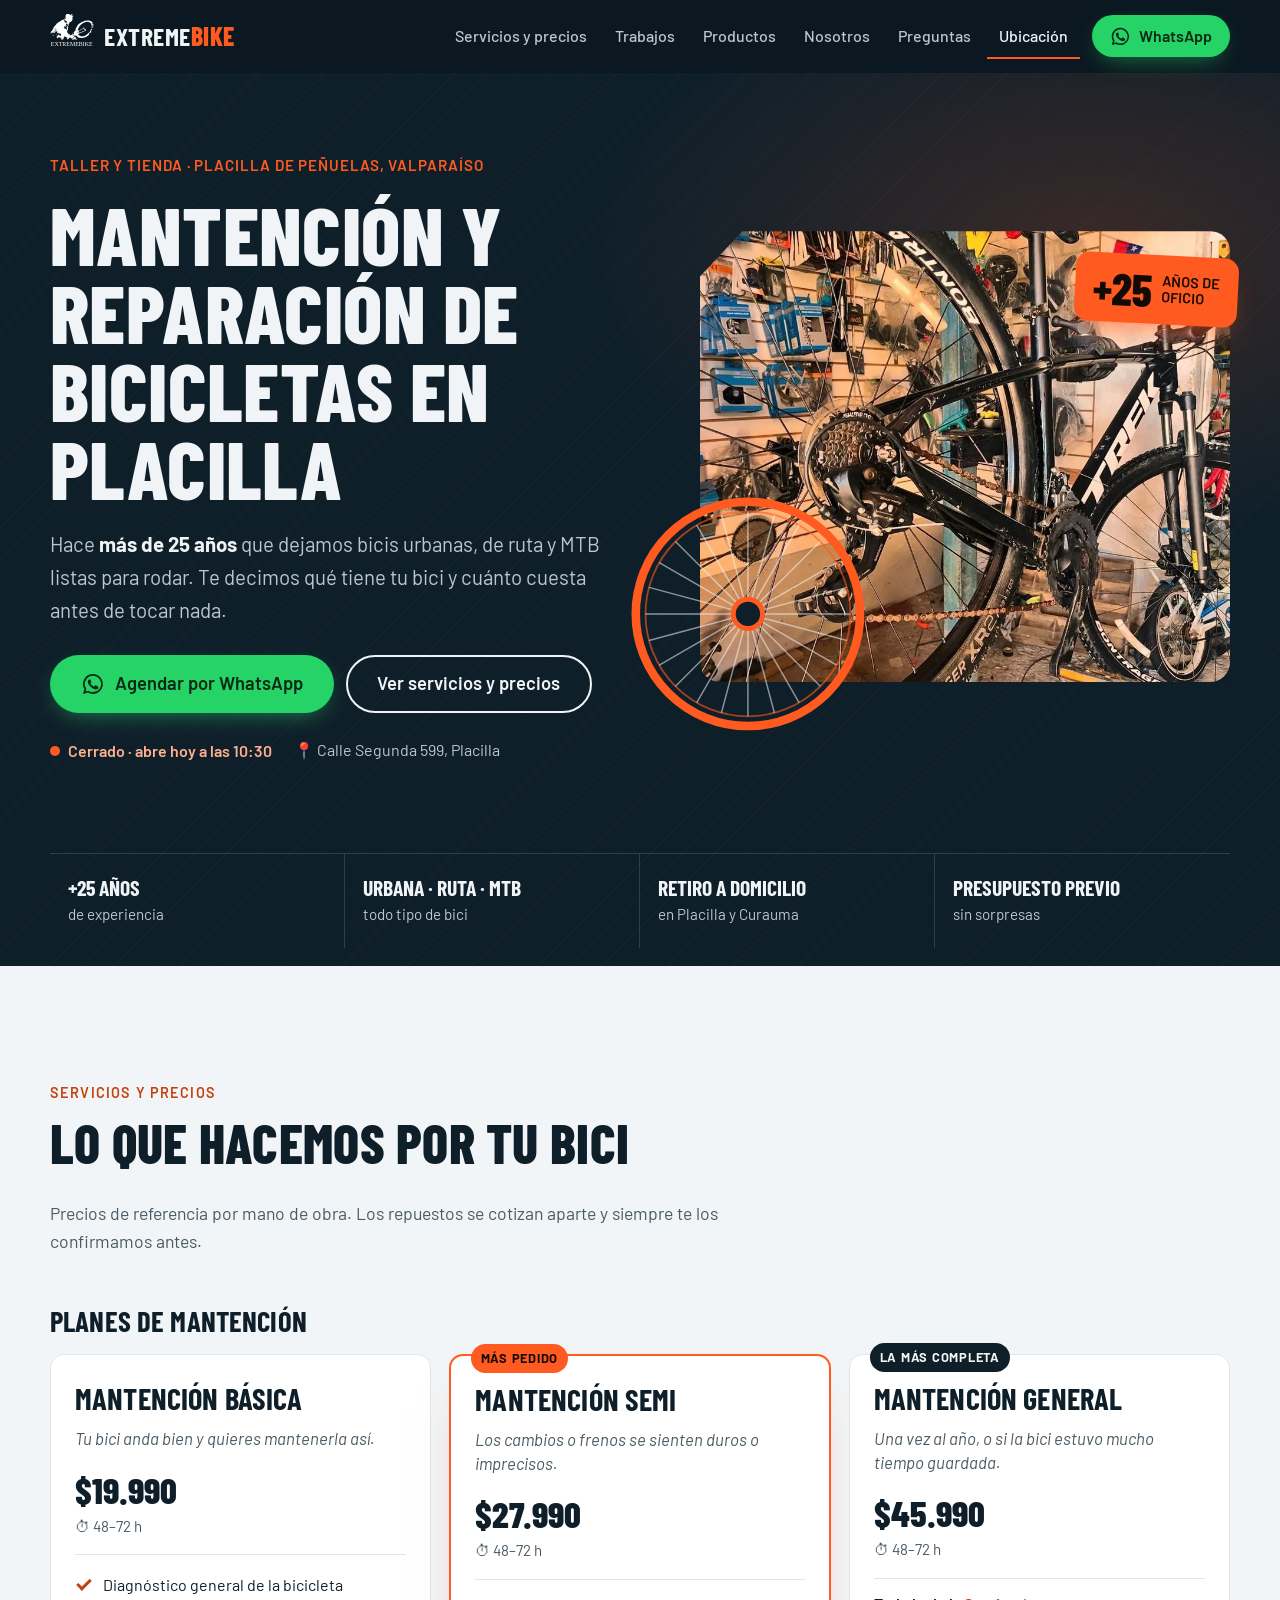
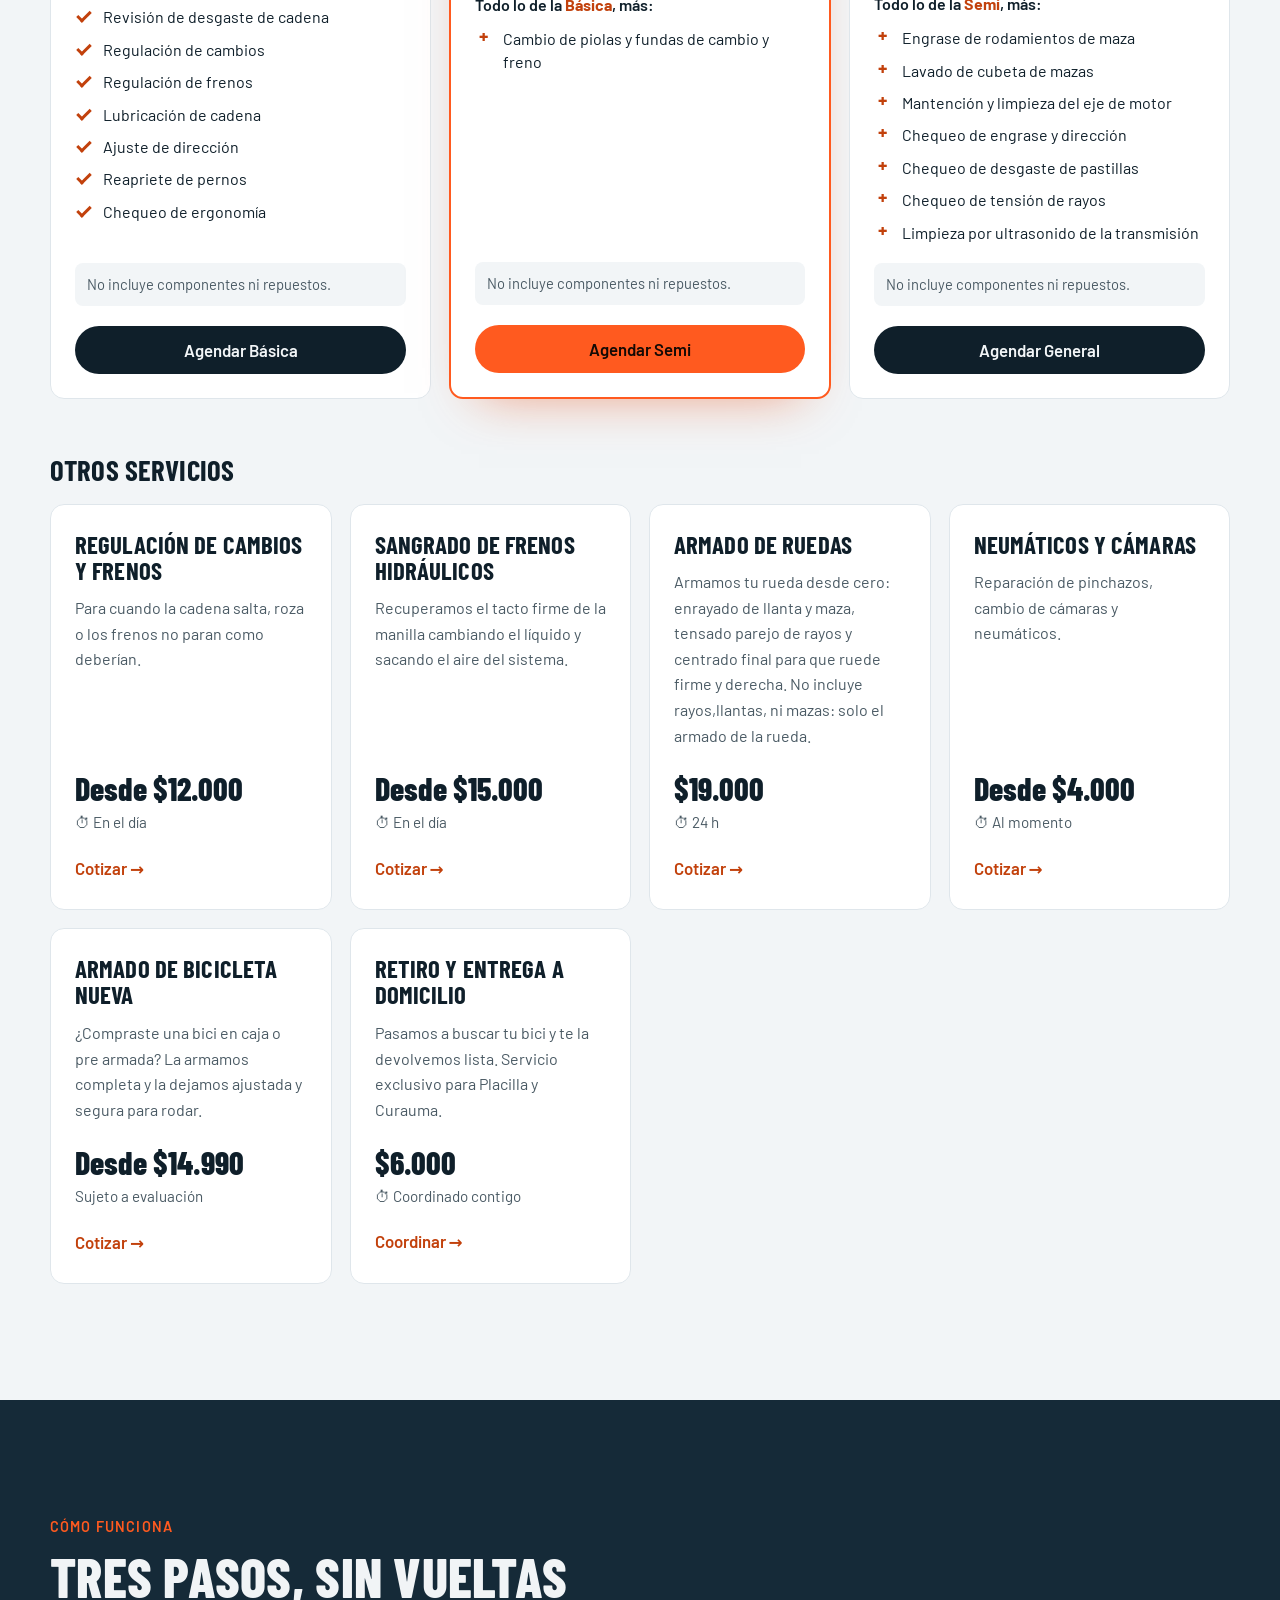
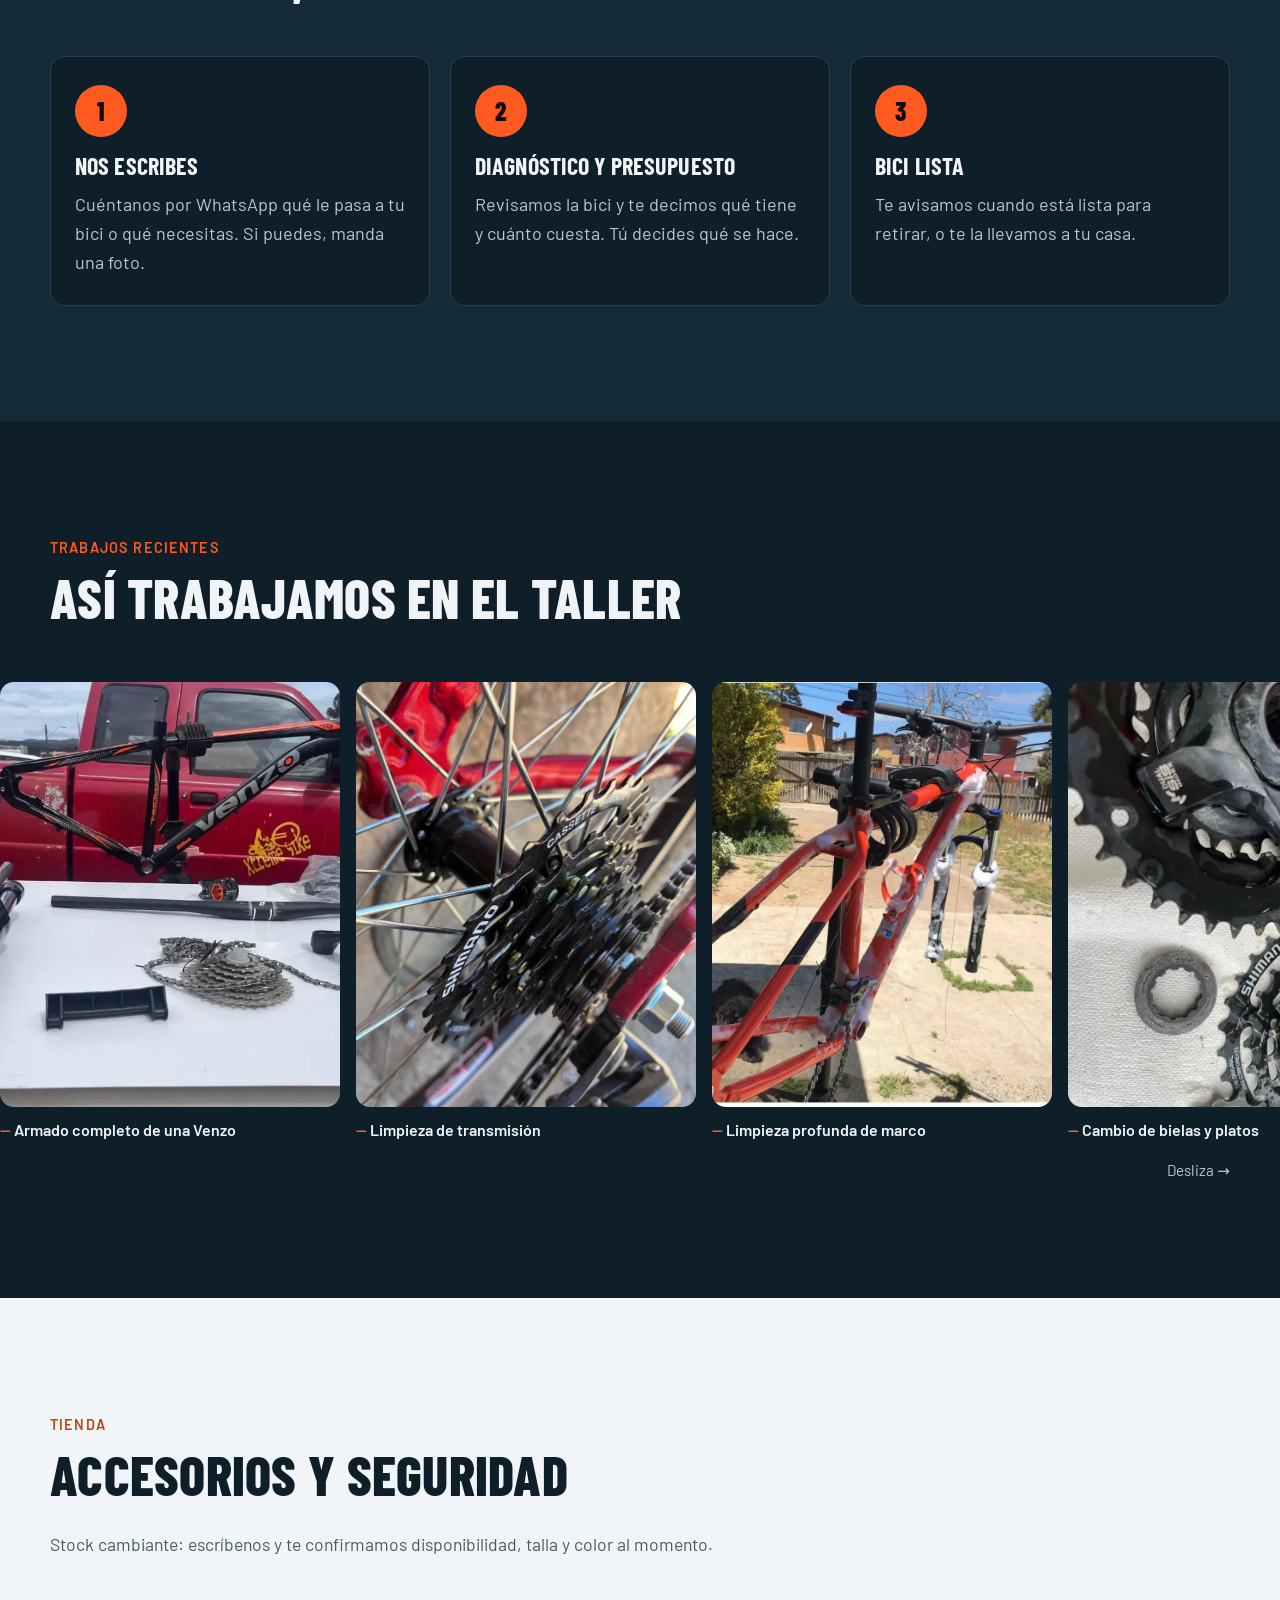
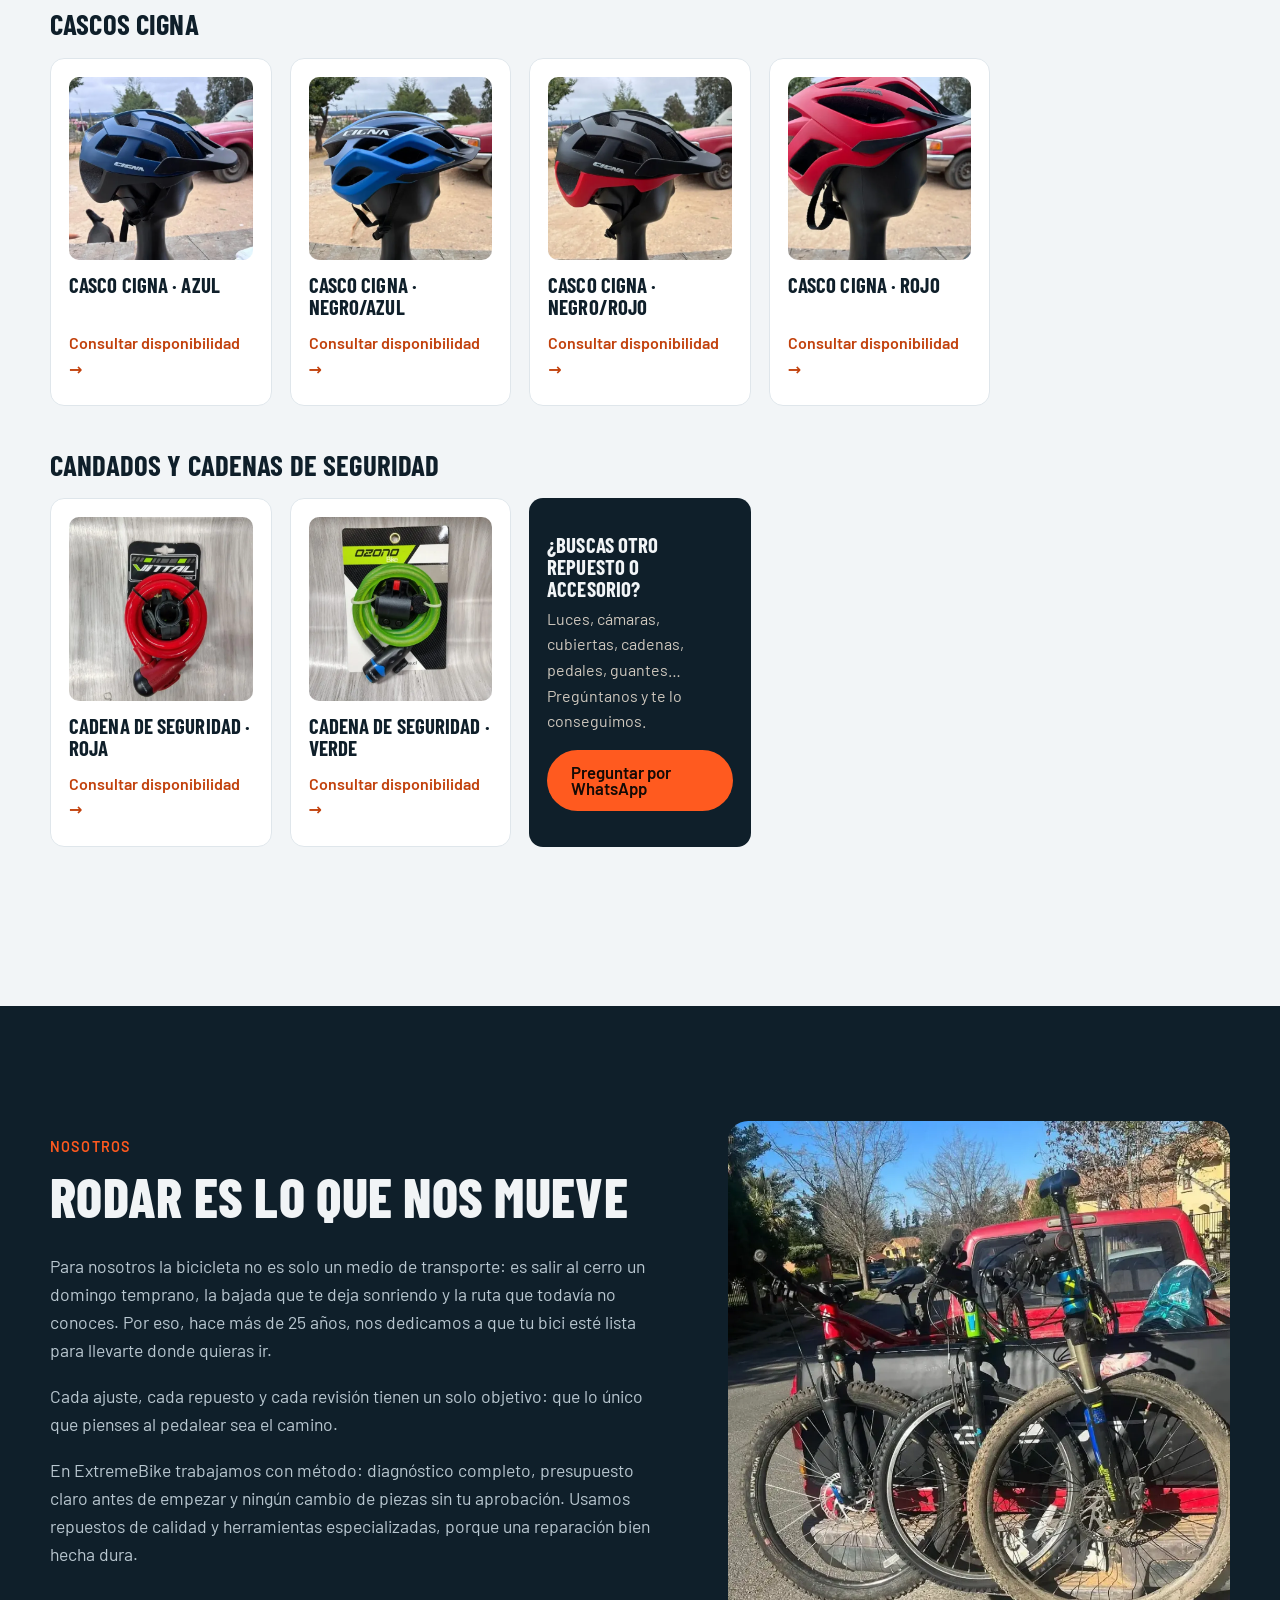
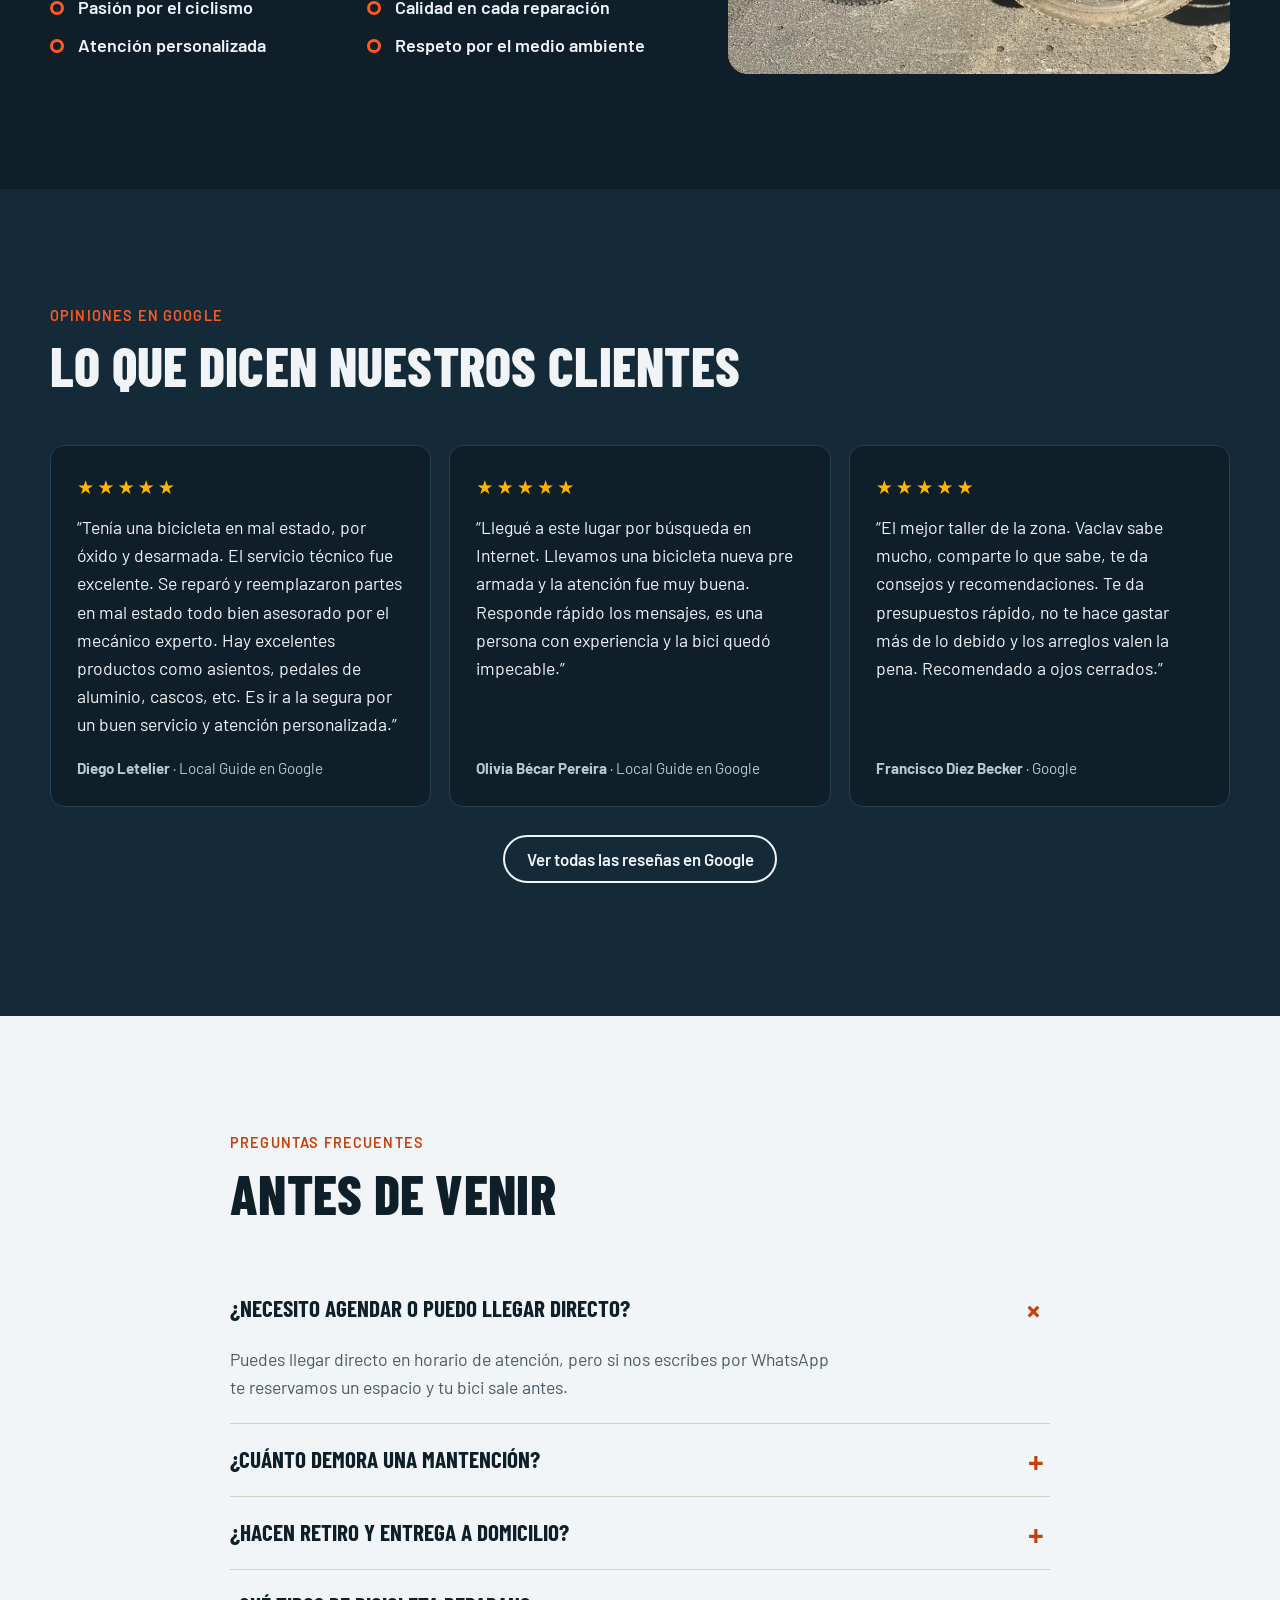
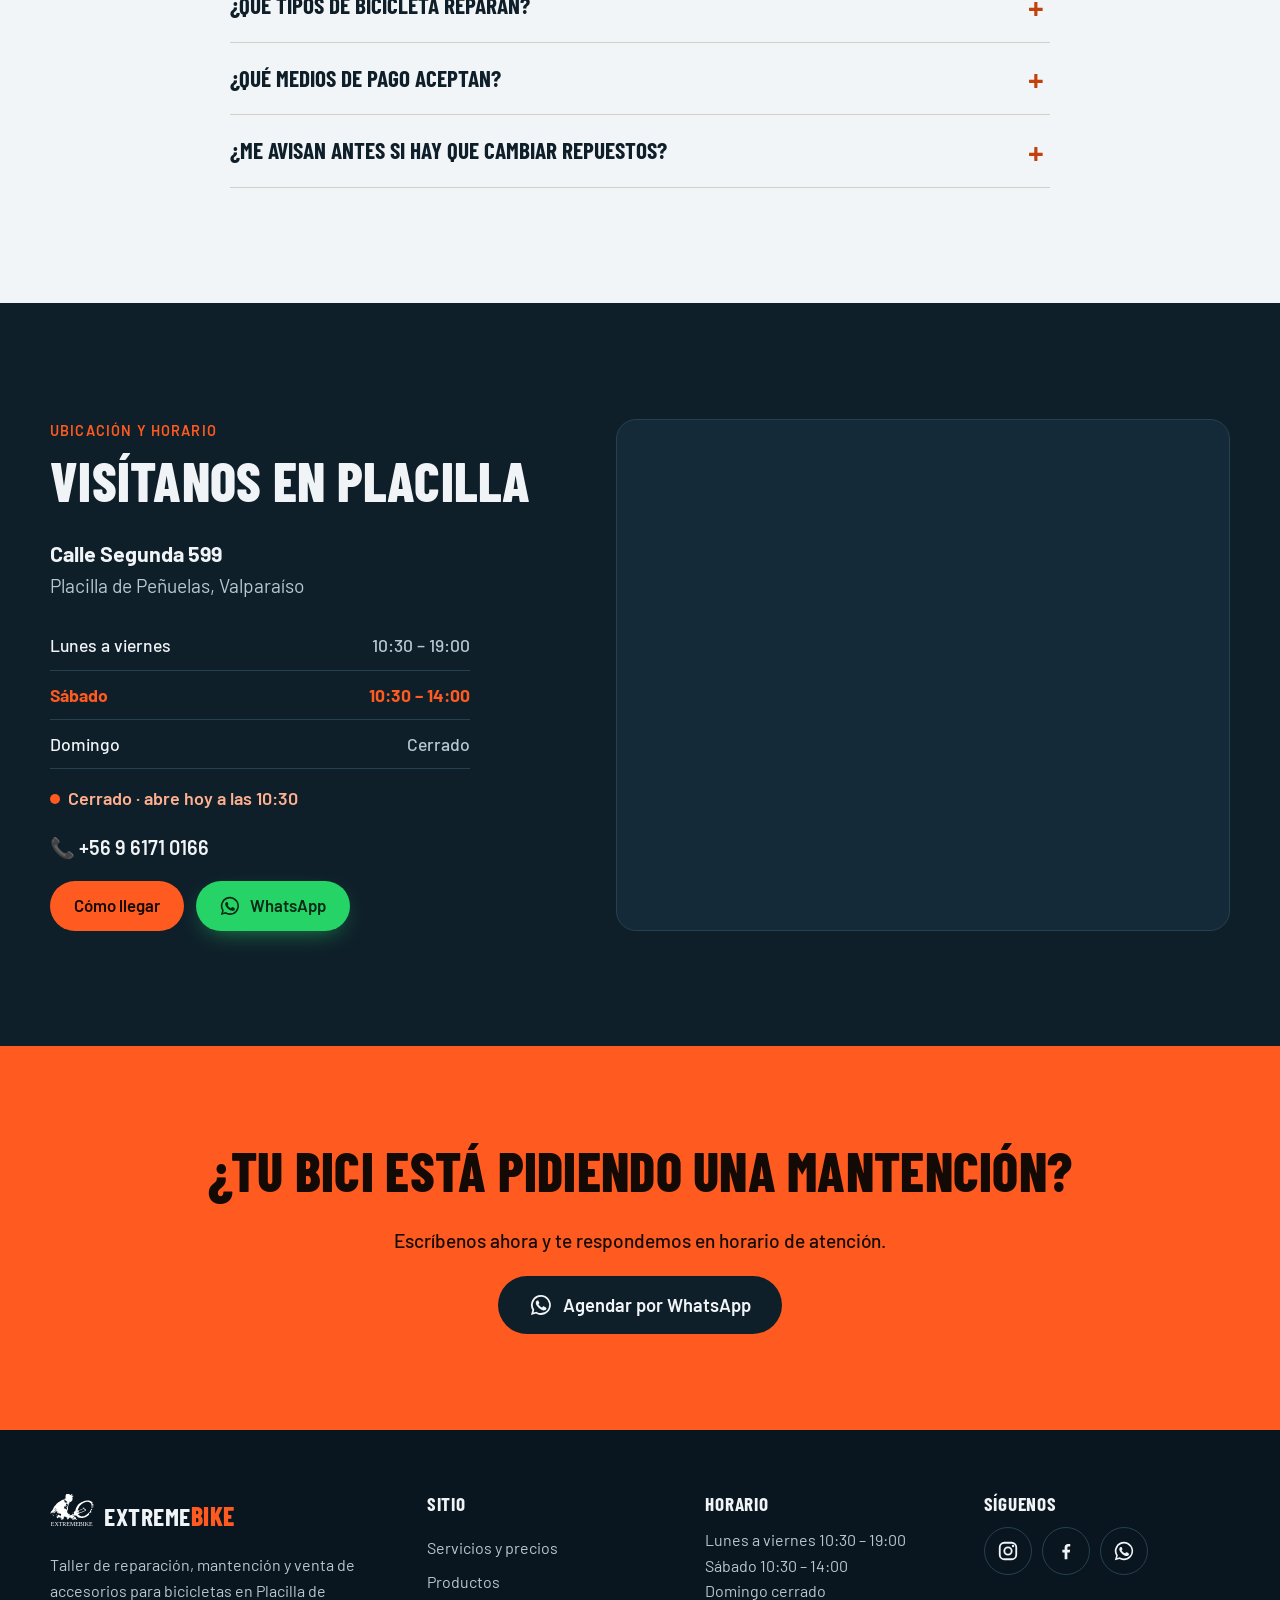
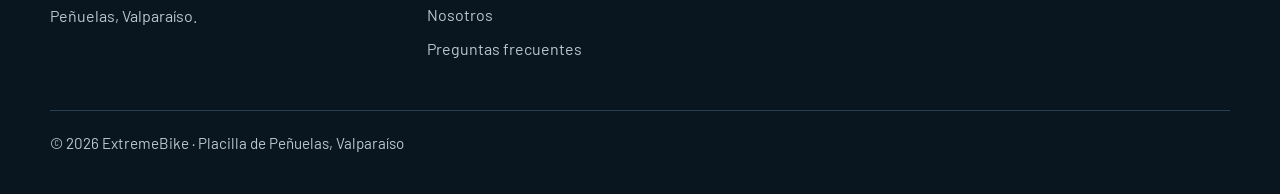
<file: index.html>
<!doctype html>
<html lang="es-CL">
  <head>
    <meta charset="utf-8" />
    <meta name="viewport" content="width=device-width, initial-scale=1" />
    <title>Taller de bicicletas en Placilla, Valparaíso | ExtremeBike</title>
    <meta
      name="description"
      content="Mantención y reparación de bicicletas urbanas, de ruta y MTB en Placilla de Peñuelas, Valparaíso. Más de 25 años de experiencia, repuestos de calidad y retiro a domicilio. Agenda por WhatsApp."
    />
    <link rel="canonical" href="https://extremebike.cl/" />
    <meta name="theme-color" content="#0f1f2a" />

    <!-- Open Graph: así se ve el enlace al compartirlo en WhatsApp / Facebook -->
    <meta property="og:type" content="website" />
    <meta property="og:locale" content="es_CL" />
    <meta property="og:site_name" content="ExtremeBike" />
    <meta
      property="og:title"
      content="ExtremeBike · Taller de bicicletas en Placilla"
    />
    <meta
      property="og:description"
      content="Más de 25 años reparando bicis urbanas, de ruta y MTB. Agenda tu mantención por WhatsApp."
    />
    <meta property="og:url" content="https://extremebike.cl/" />
    <meta
      property="og:image"
      content="https://extremebike.cl/assets/og-image.jpg"
    />
    <meta property="og:image:type" content="image/jpeg" />
    <meta property="og:image:width" content="1200" />
    <meta property="og:image:height" content="630" />
    <meta
      property="og:image:alt"
      content="ExtremeBike: mantención y reparación de bicicletas en Placilla"
    />
    <meta name="twitter:card" content="summary_large_image" />
    <meta
      name="twitter:image"
      content="https://extremebike.cl/assets/og-image.jpg"
    />

    <link
      rel="icon"
      href="assets/favicon.svg?v=20261022"
      type="image/svg+xml"
    />
    <link rel="apple-touch-icon" href="apple-touch-icon.png?v=20261022" />
    <link rel="preconnect" href="https://fonts.googleapis.com" />
    <link rel="preconnect" href="https://fonts.gstatic.com" crossorigin />
    <link
      href="https://fonts.googleapis.com/css2?family=Barlow+Condensed:wght@600;700;800&family=Barlow:wght@400;500;600&display=swap"
      rel="stylesheet"
    />
    <link rel="stylesheet" href="styles.css?v=20261022h" />
    <script>
      document.documentElement.classList.add("js");
    </script>

    <script type="application/ld+json">
      {
        "@context": "https://schema.org",
        "@type": "BicycleStore",
        "name": "ExtremeBike",
        "description": "Taller de reparación y mantención de bicicletas y venta de accesorios en Placilla de Peñuelas, Valparaíso.",
        "url": "https://extremebike.cl/",
        "image": "https://extremebike.cl/assets/og-image.jpg",
        "logo": "https://extremebike.cl/assets/img/logo.svg",
        "telephone": "+56961710166",
        "priceRange": "$$",
        "address": {
          "@type": "PostalAddress",
          "streetAddress": "Calle Segunda 599",
          "addressLocality": "Placilla de Peñuelas",
          "addressRegion": "Valparaíso",
          "addressCountry": "CL"
        },
        "geo": {
          "@type": "GeoCoordinates",
          "latitude": -33.1093706,
          "longitude": -71.5729306
        },
        "openingHoursSpecification": [
          {
            "@type": "OpeningHoursSpecification",
            "dayOfWeek": [
              "Monday",
              "Tuesday",
              "Wednesday",
              "Thursday",
              "Friday"
            ],
            "opens": "10:30",
            "closes": "19:00"
          },
          {
            "@type": "OpeningHoursSpecification",
            "dayOfWeek": "Saturday",
            "opens": "10:30",
            "closes": "14:00"
          }
        ],
        "sameAs": [
          "https://www.instagram.com/extreme.bike.placilla/",
          "https://www.facebook.com/share/19km5om5Rs/"
        ]
      }
    </script>
    <script type="application/ld+json">
      {
        "@context": "https://schema.org",
        "@type": "FAQPage",
        "mainEntity": [
          {
            "@type": "Question",
            "name": "¿Necesito agendar o puedo llegar directo?",
            "acceptedAnswer": {
              "@type": "Answer",
              "text": "Puedes llegar directo en horario de atención, pero si nos escribes por WhatsApp te reservamos un espacio y tu bici sale antes."
            }
          },
          {
            "@type": "Question",
            "name": "¿Cuánto demora una mantención?",
            "acceptedAnswer": {
              "@type": "Answer",
              "text": "Las mantenciones (Básica, Semi y General) están listas en 48 a 72 horas. Si la necesitas antes, avísanos por WhatsApp y vemos si podemos adelantarla."
            }
          },
          {
            "@type": "Question",
            "name": "¿Hacen retiro y entrega a domicilio?",
            "acceptedAnswer": {
              "@type": "Answer",
              "text": "Sí. El retiro y entrega tiene un valor de $6.000 y es exclusivo para Placilla y Curauma. Escríbenos por WhatsApp con tu dirección y coordinamos el horario."
            }
          },
          {
            "@type": "Question",
            "name": "¿Qué tipos de bicicleta reparan?",
            "acceptedAnswer": {
              "@type": "Answer",
              "text": "Urbanas, de ruta, MTB, infantiles y bicicletas de paseo. También armamos bicicletas desde cero con piezas que elijas."
            }
          },
          {
            "@type": "Question",
            "name": "¿Qué medios de pago aceptan?",
            "acceptedAnswer": {
              "@type": "Answer",
              "text": "Tarjeta, efectivo y transferencia."
            }
          },
          {
            "@type": "Question",
            "name": "¿Me avisan antes si hay que cambiar repuestos?",
            "acceptedAnswer": {
              "@type": "Answer",
              "text": "Siempre. Primero hacemos el diagnóstico, te contamos qué encontramos y cuánto cuesta. No cambiamos ninguna pieza sin tu aprobación."
            }
          }
        ]
      }
    </script>
  </head>
  <body>
    <a class="skip" href="#contenido">Saltar al contenido</a>

    <!-- ============ HEADER ============ -->
    <header class="site-header" id="top">
      <div class="wrap header-inner">
        <a class="brand" href="#top" aria-label="ExtremeBike, ir al inicio">
          <img src="assets/img/logo.svg" alt="" width="44" height="44" />
          <span>Extreme<b>Bike</b></span>
        </a>

        <button
          class="nav-toggle"
          aria-expanded="false"
          aria-controls="menu"
          aria-label="Abrir menú"
        >
          <span></span><span></span><span></span>
        </button>

        <nav class="nav" id="menu" aria-label="Principal">
          <a href="#servicios">Servicios y precios</a>
          <a href="#trabajos">Trabajos</a>
          <a href="#productos">Productos</a>
          <a href="#nosotros">Nosotros</a>
          <a href="#preguntas">Preguntas</a>
          <a href="#ubicacion">Ubicación</a>
          <a
            class="btn btn-wa btn-sm"
            href="https://wa.me/56961710166?text=Hola%20ExtremeBike%2C%20quiero%20agendar%20una%20mantenci%C3%B3n"
            target="_blank"
            rel="noopener"
          >
            <svg aria-hidden="true" viewBox="0 0 24 24">
              <use href="#i-wa" />
            </svg>
            WhatsApp
          </a>
        </nav>
      </div>
    </header>

    <main id="contenido">
      <!-- ============ HERO ============ -->
      <section class="hero">
        <div class="wrap hero-grid">
          <div class="hero-copy">
            <p class="eyebrow">
              Taller y tienda · Placilla de Peñuelas, Valparaíso
            </p>
            <h1>Mantención y reparación de bicicletas en Placilla</h1>
            <p class="lead">
              Hace <strong>más de 25 años</strong> que dejamos bicis urbanas, de
              ruta y MTB listas para rodar. Te decimos qué tiene tu bici y
              cuánto cuesta antes de tocar nada.
            </p>

            <div class="hero-ctas">
              <a
                class="btn btn-wa btn-lg"
                href="https://wa.me/56961710166?text=Hola%20ExtremeBike%2C%20quiero%20agendar%20una%20mantenci%C3%B3n"
                target="_blank"
                rel="noopener"
              >
                <svg aria-hidden="true" viewBox="0 0 24 24">
                  <use href="#i-wa" />
                </svg>
                Agendar por WhatsApp
              </a>
              <a class="btn btn-ghost btn-lg" href="#servicios"
                >Ver servicios y precios</a
              >
            </div>

            <ul class="hero-facts">
              <li>
                <span class="status" data-open-status
                  >Horario: L–V 10:30–19:00 · Sáb 10:30–14:00</span
                >
              </li>
              <li>📍 Calle Segunda 599, Placilla</li>
            </ul>
          </div>

          <div class="hero-visual">
            <figure class="hero-photo">
              <img
                src="assets/img/revision-taller.webp"
                alt="Bicicleta en revisión en el taller ExtremeBike"
                width="1028"
                height="764"
                fetchpriority="high"
              />
            </figure>
            <svg class="wheel" viewBox="-100 -100 200 200" aria-hidden="true">
              <circle r="92" class="rim" />
              <circle r="84" class="rim-in" />
              <g class="spokes">
                <line x1="0" y1="-84" x2="0" y2="84" />
                <line x1="0" y1="-84" x2="0" y2="84" transform="rotate(15)" />
                <line x1="0" y1="-84" x2="0" y2="84" transform="rotate(30)" />
                <line x1="0" y1="-84" x2="0" y2="84" transform="rotate(45)" />
                <line x1="0" y1="-84" x2="0" y2="84" transform="rotate(60)" />
                <line x1="0" y1="-84" x2="0" y2="84" transform="rotate(75)" />
                <line x1="0" y1="-84" x2="0" y2="84" transform="rotate(90)" />
                <line x1="0" y1="-84" x2="0" y2="84" transform="rotate(105)" />
                <line x1="0" y1="-84" x2="0" y2="84" transform="rotate(120)" />
                <line x1="0" y1="-84" x2="0" y2="84" transform="rotate(135)" />
                <line x1="0" y1="-84" x2="0" y2="84" transform="rotate(150)" />
                <line x1="0" y1="-84" x2="0" y2="84" transform="rotate(165)" />
              </g>
              <circle r="12" class="hub" />
            </svg>
            <div class="badge-years" aria-hidden="true">
              <b>+25</b><span>años de<br />oficio</span>
            </div>
          </div>
        </div>

        <ul class="trust wrap" aria-label="Por qué elegirnos">
          <li><b>+25 años</b><span>de experiencia</span></li>
          <li><b>Urbana · Ruta · MTB</b><span>todo tipo de bici</span></li>
          <li><b>Retiro a domicilio</b><span>en Placilla y Curauma</span></li>
          <li><b>Presupuesto previo</b><span>sin sorpresas</span></li>
        </ul>
      </section>

      <!-- ============ SERVICIOS ============ -->
      <section class="section light" id="servicios">
        <div class="wrap">
          <header class="section-head reveal">
            <p class="kicker">Servicios y precios</p>
            <h2>Lo que hacemos por tu bici</h2>
            <p>
              Precios de referencia por mano de obra. Los repuestos se cotizan
              aparte y siempre te los confirmamos antes.
            </p>
          </header>

          <!-- Planes de mantención -->
          <h3 class="cat-title reveal">Planes de mantención</h3>
          <div class="plans">
            <article class="plan reveal">
              <h4>Mantención Básica</h4>
              <p class="for">Tu bici anda bien y quieres mantenerla así.</p>
              <p class="price">$19.990</p>
              <p class="time">⏱ 48–72 h</p>
              <ul class="check">
                <li>Diagnóstico general de la bicicleta</li>
                <li>Revisión de desgaste de cadena</li>
                <li>Regulación de cambios</li>
                <li>Regulación de frenos</li>
                <li>Lubricación de cadena</li>
                <li>Ajuste de dirección</li>
                <li>Reapriete de pernos</li>
                <li>Chequeo de ergonomía</li>
              </ul>
              <p class="excl">No incluye componentes ni repuestos.</p>
              <a
                class="btn btn-dark"
                href="https://wa.me/56961710166?text=Hola%2C%20quiero%20agendar%20una%20Mantenci%C3%B3n%20B%C3%A1sica"
                target="_blank"
                rel="noopener"
                >Agendar Básica</a
              >
            </article>

            <article class="plan plan-featured reveal">
              <span class="tag">Más pedido</span>
              <h4>Mantención Semi</h4>
              <p class="for">
                Los cambios o frenos se sienten duros o imprecisos.
              </p>
              <p class="price">$27.990</p>
              <p class="time">⏱ 48–72 h</p>
              <p class="includes">Todo lo de la <b>Básica</b>, más:</p>
              <ul class="check plus">
                <li>Cambio de piolas y fundas de cambio y freno</li>
              </ul>
              <p class="excl">No incluye componentes ni repuestos.</p>
              <a
                class="btn btn-orange"
                href="https://wa.me/56961710166?text=Hola%2C%20quiero%20agendar%20una%20Mantenci%C3%B3n%20Semi"
                target="_blank"
                rel="noopener"
                >Agendar Semi</a
              >
            </article>

            <article class="plan reveal">
              <span class="tag tag-dark">La más completa</span>
              <h4>Mantención General</h4>
              <p class="for">
                Una vez al año, o si la bici estuvo mucho tiempo guardada.
              </p>
              <p class="price">$45.990</p>
              <p class="time">⏱ 48–72 h</p>
              <p class="includes">Todo lo de la <b>Semi</b>, más:</p>
              <ul class="check plus">
                <li>Engrase de rodamientos de maza</li>
                <li>Lavado de cubeta de mazas</li>
                <li>Mantención y limpieza del eje de motor</li>
                <li>Chequeo de engrase y dirección</li>
                <li>Chequeo de desgaste de pastillas</li>
                <li>Chequeo de tensión de rayos</li>
                <li>Limpieza por ultrasonido de la transmisión</li>
              </ul>
              <p class="excl">No incluye componentes ni repuestos.</p>
              <a
                class="btn btn-dark"
                href="https://wa.me/56961710166?text=Hola%2C%20quiero%20agendar%20una%20Mantenci%C3%B3n%20General"
                target="_blank"
                rel="noopener"
                >Agendar General</a
              >
            </article>
          </div>

          <h3 class="cat-title reveal">Otros servicios</h3>
          <div class="services">
            <article class="service reveal">
              <h4>Regulación de cambios y frenos</h4>
              <p>
                Para cuando la cadena salta, roza o los frenos no paran como
                deberían.
              </p>
              <p class="price">Desde $12.000</p>
              <p class="time">⏱ En el día</p>
              <a
                class="link-wa"
                href="https://wa.me/56961710166?text=Hola%2C%20quiero%20cotizar%20regulaci%C3%B3n%20de%20cambios%20y%20frenos"
                target="_blank"
                rel="noopener"
                >Cotizar →</a
              >
            </article>

            <article class="service reveal">
              <h4>Sangrado de frenos hidráulicos</h4>
              <p>
                Recuperamos el tacto firme de la manilla cambiando el líquido y
                sacando el aire del sistema.
              </p>
              <p class="price">Desde $15.000</p>
              <p class="time">⏱ En el día</p>
              <a
                class="link-wa"
                href="https://wa.me/56961710166?text=Hola%2C%20quiero%20cotizar%20sangrado%20de%20frenos"
                target="_blank"
                rel="noopener"
                >Cotizar →</a
              >
            </article>

            <article class="service reveal">
              <h4>Armado de ruedas</h4>
              <p>
                Armamos tu rueda desde cero: enrayado de llanta y maza, tensado
                parejo de rayos y centrado final para que ruede firme y derecha.
                No incluye rayos,llantas, ni mazas: solo el armado de la rueda.
              </p>
              <p class="price">$19.000</p>
              <p class="time">⏱ 24 h</p>
              <a
                class="link-wa"
                href="https://wa.me/56961710166?text=Hola%2C%20quiero%20cotizar%20centrado%20de%20ruedas"
                target="_blank"
                rel="noopener"
                >Cotizar →</a
              >
            </article>

            <article class="service reveal">
              <h4>Neumáticos y cámaras</h4>
              <p>Reparación de pinchazos, cambio de cámaras y neumáticos.</p>
              <p class="price">Desde $4.000</p>
              <p class="time">⏱ Al momento</p>
              <a
                class="link-wa"
                href="https://wa.me/56961710166?text=Hola%2C%20necesito%20cambiar%20neum%C3%A1tico%20o%20c%C3%A1mara"
                target="_blank"
                rel="noopener"
                >Cotizar →</a
              >
            </article>

            <article class="service reveal">
              <h4>Armado de bicicleta nueva</h4>
              <p>
                ¿Compraste una bici en caja o pre armada? La armamos completa y
                la dejamos ajustada y segura para rodar.
              </p>
              <p class="price">Desde $14.990</p>
              <p class="time">Sujeto a evaluación</p>
              <a
                class="link-wa"
                href="https://wa.me/56961710166?text=Hola%2C%20quiero%20cotizar%20el%20armado%20de%20una%20bicicleta%20nueva"
                target="_blank"
                rel="noopener"
                >Cotizar →</a
              >
            </article>
            <!--  
            <article class="service reveal">
              <h4>Armado desde cero</h4>
              <p>
                Elige marco y componentes: armamos tu bici completa y la dejamos
                ajustada para ti.
              </p>
              <p class="price">Desde $49.990</p>
              <p class="time">⏱ 3–5 días</p>
              <a
                class="link-wa"
                href="https://wa.me/56961710166?text=Hola%2C%20quiero%20armar%20una%20bicicleta%20desde%20cero"
                target="_blank"
                rel="noopener"
                >Cotizar →</a
              >
            </article>
            -->
            <article class="service reveal">
              <h4>Retiro y entrega a domicilio</h4>
              <p>
                Pasamos a buscar tu bici y te la devolvemos lista. Servicio
                exclusivo para Placilla y Curauma.
              </p>
              <p class="price"><span>$6.000</span></p>
              <p class="time">⏱ Coordinado contigo</p>
              <a
                class="link-wa"
                href="https://wa.me/56961710166?text=Hola%2C%20quiero%20coordinar%20retiro%20de%20mi%20bicicleta"
                target="_blank"
                rel="noopener"
                >Coordinar →</a
              >
            </article>
          </div>
        </div>
      </section>

      <!-- ============ CÓMO FUNCIONA ============ -->
      <section class="section steps-sec">
        <div class="wrap">
          <header class="section-head reveal">
            <p class="kicker">Cómo funciona</p>
            <h2>Tres pasos, sin vueltas</h2>
          </header>
          <ol class="steps">
            <li class="reveal">
              <b>1</b>
              <h3>Nos escribes</h3>
              <p>
                Cuéntanos por WhatsApp qué le pasa a tu bici o qué necesitas. Si
                puedes, manda una foto.
              </p>
            </li>
            <li class="reveal">
              <b>2</b>
              <h3>Diagnóstico y presupuesto</h3>
              <p>
                Revisamos la bici y te decimos qué tiene y cuánto cuesta. Tú
                decides qué se hace.
              </p>
            </li>
            <li class="reveal">
              <b>3</b>
              <h3>Bici lista</h3>
              <p>
                Te avisamos cuando está lista para retirar, o te la llevamos a
                tu casa.
              </p>
            </li>
          </ol>
        </div>
      </section>

      <!-- ============ TRABAJOS ============ -->
      <section class="section" id="trabajos">
        <div class="wrap">
          <header class="section-head reveal">
            <p class="kicker">Trabajos recientes</p>
            <h2>Así trabajamos en el taller</h2>
          </header>
        </div>
        <div
          class="gallery"
          tabindex="0"
          aria-label="Galería de trabajos, desliza para ver más"
        >
          <figure>
            <img
              src="assets/img/reparacion-marco-venzo.webp"
              alt="Marco Venzo desarmado con sus componentes listos para el armado"
              loading="lazy"
              width="1170"
              height="855"
            />
            <figcaption>Armado completo de una Venzo</figcaption>
          </figure>
          <figure>
            <img
              src="assets/img/cassette-shimano.webp"
              alt="Cassette Shimano limpio y lubricado tras una mantención"
              loading="lazy"
              width="774"
              height="1014"
            />
            <figcaption>Limpieza de transmisión</figcaption>
          </figure>
          <figure>
            <img
              src="assets/img/limpieza-marco.webp"
              alt="Marco de bicicleta durante una limpieza profunda"
              loading="lazy"
              width="953"
              height="1182"
            />
            <figcaption>Limpieza profunda de marco</figcaption>
          </figure>
          <figure>
            <img
              src="assets/img/biela-shimano.webp"
              alt="Bielas y platos Shimano revisados en el taller"
              loading="lazy"
              width="1170"
              height="1445"
            />
            <figcaption>Cambio de bielas y platos</figcaption>
          </figure>
          <figure>
            <img
              src="assets/img/neumaticos.webp"
              alt="Neumáticos de bicicleta de montaña listos para instalar"
              loading="lazy"
              width="1006"
              height="780"
            />
            <figcaption>Neumáticos para MTB</figcaption>
          </figure>
          <figure>
            <img
              src="assets/img/retiro-bicicletas.webp"
              alt="Bicicletas cargadas para retiro y entrega a domicilio"
              loading="lazy"
              width="1170"
              height="1359"
            />
            <figcaption>Retiro y entrega a domicilio</figcaption>
          </figure>
          <figure>
            <img
              src="assets/img/cassette-eclipse.webp"
              alt="Cassette de bicicleta nuevo antes de su instalación"
              loading="lazy"
              width="1024"
              height="768"
            />
            <figcaption>Cambio de cassette</figcaption>
          </figure>
          <figure>
            <img
              src="assets/img/marco-venzo.webp"
              alt="Marco Venzo terminado tras su reparación"
              loading="lazy"
              width="1038"
              height="757"
            />
            <figcaption>Marco listo para rodar</figcaption>
          </figure>
        </div>
        <div class="wrap gallery-hint"><span>Desliza →</span></div>
      </section>

      <!-- ============ PRODUCTOS ============ -->
      <!-- EDITAR: agrega precios si quieres mostrarlos; hoy se consulta disponibilidad por WhatsApp -->
      <section class="section light" id="productos">
        <div class="wrap">
          <header class="section-head reveal">
            <p class="kicker">Tienda</p>
            <h2>Accesorios y seguridad</h2>
            <p>
              Stock cambiante: escríbenos y te confirmamos disponibilidad, talla
              y color al momento.
            </p>
          </header>

          <h3 class="cat-title reveal">Cascos Cigna</h3>
          <div class="products">
            <article class="product reveal">
              <img
                src="assets/img/casco-cigna-azul.webp"
                alt="Casco de bicicleta Cigna color azul"
                loading="lazy"
              />
              <h4>Casco Cigna · Azul</h4>
              <a
                class="link-wa"
                href="https://wa.me/56961710166?text=Hola%2C%20%C2%BFtienen%20el%20casco%20Cigna%20azul%3F"
                target="_blank"
                rel="noopener"
                >Consultar disponibilidad →</a
              >
            </article>
            <article class="product reveal">
              <img
                src="assets/img/casco-cigna-negro-azul.webp"
                alt="Casco de bicicleta Cigna negro con azul"
                loading="lazy"
              />
              <h4>Casco Cigna · Negro/Azul</h4>
              <a
                class="link-wa"
                href="https://wa.me/56961710166?text=Hola%2C%20%C2%BFtienen%20el%20casco%20Cigna%20negro%20con%20azul%3F"
                target="_blank"
                rel="noopener"
                >Consultar disponibilidad →</a
              >
            </article>
            <article class="product reveal">
              <img
                src="assets/img/casco-cigna-negro-rojo.webp"
                alt="Casco de bicicleta Cigna negro con rojo"
                loading="lazy"
              />
              <h4>Casco Cigna · Negro/Rojo</h4>
              <a
                class="link-wa"
                href="https://wa.me/56961710166?text=Hola%2C%20%C2%BFtienen%20el%20casco%20Cigna%20negro%20con%20rojo%3F"
                target="_blank"
                rel="noopener"
                >Consultar disponibilidad →</a
              >
            </article>
            <article class="product reveal">
              <img
                src="assets/img/casco-cigna-rojo.webp"
                alt="Casco de bicicleta Cigna color rojo"
                loading="lazy"
              />
              <h4>Casco Cigna · Rojo</h4>
              <a
                class="link-wa"
                href="https://wa.me/56961710166?text=Hola%2C%20%C2%BFtienen%20el%20casco%20Cigna%20rojo%3F"
                target="_blank"
                rel="noopener"
                >Consultar disponibilidad →</a
              >
            </article>
          </div>

          <h3 class="cat-title reveal">Candados y cadenas de seguridad</h3>
          <div class="products">
            <article class="product reveal">
              <img
                src="assets/img/cadena-seguridad-rojo.webp"
                alt="Cadena de seguridad para bicicleta color rojo"
                loading="lazy"
              />
              <h4>Cadena de seguridad · Roja</h4>
              <a
                class="link-wa"
                href="https://wa.me/56961710166?text=Hola%2C%20%C2%BFtienen%20la%20cadena%20de%20seguridad%20roja%3F"
                target="_blank"
                rel="noopener"
                >Consultar disponibilidad →</a
              >
            </article>
            <article class="product reveal">
              <img
                src="assets/img/cadena-seguridad-verde.webp"
                alt="Cadena de seguridad para bicicleta color verde"
                loading="lazy"
              />
              <h4>Cadena de seguridad · Verde</h4>
              <a
                class="link-wa"
                href="https://wa.me/56961710166?text=Hola%2C%20%C2%BFtienen%20la%20cadena%20de%20seguridad%20verde%3F"
                target="_blank"
                rel="noopener"
                >Consultar disponibilidad →</a
              >
            </article>
            <article class="product product-more reveal">
              <h4>¿Buscas otro repuesto o accesorio?</h4>
              <p>
                Luces, cámaras, cubiertas, cadenas, pedales, guantes…
                Pregúntanos y te lo conseguimos.
              </p>
              <a
                class="btn btn-dark"
                href="https://wa.me/56961710166?text=Hola%2C%20estoy%20buscando%20un%20repuesto%3A%20"
                target="_blank"
                rel="noopener"
                >Preguntar por WhatsApp</a
              >
            </article>
          </div>
        </div>
      </section>

      <!-- ============ NOSOTROS ============ -->
      <section class="section about" id="nosotros">
        <div class="wrap about-grid">
          <div class="about-copy reveal">
            <p class="kicker">Nosotros</p>
            <h2>Rodar es lo que nos mueve</h2>
            <p>
              Para nosotros la bicicleta no es solo un medio de transporte: es
              salir al cerro un domingo temprano, la bajada que te deja
              sonriendo y la ruta que todavía no conoces. Por eso, hace más de
              25 años, nos dedicamos a que tu bici esté lista para llevarte
              donde quieras ir.
            </p>
            <p>
              Cada ajuste, cada repuesto y cada revisión tienen un solo
              objetivo: que lo único que pienses al pedalear sea el camino.
            </p>
            <p>
              En ExtremeBike trabajamos con método: diagnóstico completo,
              presupuesto claro antes de empezar y ningún cambio de piezas sin
              tu aprobación. Usamos repuestos de calidad y herramientas
              especializadas, porque una reparación bien hecha dura.
            </p>
            <ul class="values">
              <li>Pasión por el ciclismo</li>
              <li>Calidad en cada reparación</li>
              <li>Atención personalizada</li>
              <li>Respeto por el medio ambiente</li>
            </ul>
          </div>
          <figure class="about-photo reveal">
            <img
              src="assets/img/retiro-bicicletas.webp"
              alt="Bicicletas de clientes de ExtremeBike listas para entregar"
              loading="lazy"
              width="1170"
              height="1359"
            />
          </figure>
        </div>
      </section>

      <!-- ============ RESEÑAS ============ -->
      <!-- Reseñas reales copiadas de Google -->
      <section class="section reviews-sec">
        <div class="wrap">
          <header class="section-head reveal">
            <p class="kicker">Opiniones en Google</p>
            <h2>Lo que dicen nuestros clientes</h2>
          </header>
          <div class="reviews">
            <blockquote class="review reveal">
              <p class="stars" aria-label="5 de 5 estrellas">★★★★★</p>
              <p>
                “Tenía una bicicleta en mal estado, por óxido y desarmada. El
                servicio técnico fue excelente. Se reparó y reemplazaron partes
                en mal estado todo bien asesorado por el mecánico experto. Hay
                excelentes productos como asientos, pedales de aluminio, cascos,
                etc. Es ir a la segura por un buen servicio y atención
                personalizada.”
              </p>
              <cite><b>Diego Letelier</b> · Local Guide en Google</cite>
            </blockquote>
            <blockquote class="review reveal">
              <p class="stars" aria-label="5 de 5 estrellas">★★★★★</p>
              <p>
                “Llegué a este lugar por búsqueda en Internet. Llevamos una
                bicicleta nueva pre armada y la atención fue muy buena. Responde
                rápido los mensajes, es una persona con experiencia y la bici
                quedó impecable.”
              </p>
              <cite><b>Olivia Bécar Pereira</b> · Local Guide en Google</cite>
            </blockquote>
            <blockquote class="review reveal">
              <p class="stars" aria-label="5 de 5 estrellas">★★★★★</p>
              <p>
                “El mejor taller de la zona. Vaclav sabe mucho, comparte lo que
                sabe, te da consejos y recomendaciones. Te da presupuestos
                rápido, no te hace gastar más de lo debido y los arreglos valen
                la pena. Recomendado a ojos cerrados.”
              </p>
              <cite><b>Francisco Diez Becker</b> · Google</cite>
            </blockquote>
          </div>
          <p class="center reveal">
            <a
              class="btn btn-ghost"
              href="https://www.google.com/maps/search/?api=1&amp;query=ExtremeBike%20Placilla"
              target="_blank"
              rel="noopener"
              >Ver todas las reseñas en Google</a
            >
          </p>
        </div>
      </section>

      <!-- ============ FAQ ============ -->
      <!-- EDITAR: si cambias una respuesta aquí, cámbiala también en el bloque FAQPage del <head> -->
      <section class="section light" id="preguntas">
        <div class="wrap narrow">
          <header class="section-head reveal">
            <p class="kicker">Preguntas frecuentes</p>
            <h2>Antes de venir</h2>
          </header>
          <div class="faq">
            <details class="reveal" open>
              <summary>¿Necesito agendar o puedo llegar directo?</summary>
              <p>
                Puedes llegar directo en horario de atención, pero si nos
                escribes por WhatsApp te reservamos un espacio y tu bici sale
                antes.
              </p>
            </details>
            <details class="reveal">
              <summary>¿Cuánto demora una mantención?</summary>
              <p>
                Las mantenciones (Básica, Semi y General) están listas en 48 a
                72 horas. Si la necesitas antes, avísanos por WhatsApp y vemos
                si podemos adelantarla.
              </p>
            </details>
            <details class="reveal">
              <summary>¿Hacen retiro y entrega a domicilio?</summary>
              <p>
                Sí. El retiro y entrega tiene un valor de $6.000 y es exclusivo
                para Placilla y Curauma. Escríbenos por WhatsApp con tu
                dirección y coordinamos el horario.
              </p>
            </details>
            <details class="reveal">
              <summary>¿Qué tipos de bicicleta reparan?</summary>
              <p>Urbanas, de ruta, MTB, infantiles y bicicletas de paseo.</p>
            </details>
            <details class="reveal">
              <summary>¿Qué medios de pago aceptan?</summary>
              <p>Tarjeta, efectivo y transferencia.</p>
            </details>
            <details class="reveal">
              <summary>¿Me avisan antes si hay que cambiar repuestos?</summary>
              <p>
                Siempre. Primero hacemos el diagnóstico, te contamos qué
                encontramos y cuánto cuesta. No cambiamos ninguna pieza sin tu
                aprobación.
              </p>
            </details>
          </div>
        </div>
      </section>

      <!-- ============ UBICACIÓN ============ -->
      <section class="section location" id="ubicacion">
        <div class="wrap loc-grid">
          <div class="loc-info reveal">
            <p class="kicker">Ubicación y horario</p>
            <h2>Visítanos en Placilla</h2>
            <address>
              <strong>Calle Segunda 599</strong><br />
              Placilla de Peñuelas, Valparaíso
            </address>
            <table class="hours">
              <caption class="sr-only">
                Horario de atención
              </caption>
              <tr data-days="1,2,3,4,5">
                <th scope="row">Lunes a viernes</th>
                <td>10:30 – 19:00</td>
              </tr>
              <tr data-days="6">
                <th scope="row">Sábado</th>
                <td>10:30 – 14:00</td>
              </tr>
              <tr data-days="0">
                <th scope="row">Domingo</th>
                <td>Cerrado</td>
              </tr>
            </table>
            <p class="status-line">
              <span class="status" data-open-status></span>
            </p>
            <p class="contact-lines">
              <a href="tel:+56961710166">📞 +56 9 6171 0166</a>
            </p>
            <div class="loc-ctas">
              <a
                class="btn btn-orange"
                href="https://www.google.com/maps/dir/?api=1&amp;destination=-33.1093706,-71.5729306"
                target="_blank"
                rel="noopener"
                >Cómo llegar</a
              >
              <a
                class="btn btn-wa"
                href="https://wa.me/56961710166?text=Hola%20ExtremeBike%2C%20quiero%20agendar%20una%20mantenci%C3%B3n"
                target="_blank"
                rel="noopener"
                ><svg aria-hidden="true" viewBox="0 0 24 24">
                  <use href="#i-wa" />
                </svg>
                WhatsApp</a
              >
            </div>
          </div>
          <div class="map reveal">
            <iframe
              title="Mapa de ubicación de ExtremeBike en Placilla de Peñuelas"
              src="https://www.google.com/maps?q=-33.1093706,-71.5729306&amp;z=16&amp;output=embed"
              loading="lazy"
              referrerpolicy="no-referrer-when-downgrade"
            ></iframe>
          </div>
        </div>
      </section>

      <!-- ============ CTA FINAL ============ -->
      <section class="final-cta">
        <div class="wrap">
          <h2>¿Tu bici está pidiendo una mantención?</h2>
          <p>Escríbenos ahora y te respondemos en horario de atención.</p>
          <a
            class="btn btn-dark btn-lg"
            href="https://wa.me/56961710166?text=Hola%20ExtremeBike%2C%20quiero%20agendar%20una%20mantenci%C3%B3n"
            target="_blank"
            rel="noopener"
            ><svg aria-hidden="true" viewBox="0 0 24 24">
              <use href="#i-wa" />
            </svg>
            Agendar por WhatsApp</a
          >
        </div>
      </section>
    </main>

    <!-- ============ FOOTER ============ -->
    <footer class="site-footer">
      <div class="wrap footer-grid">
        <div>
          <a class="brand" href="#top"
            ><img
              src="assets/img/logo.svg"
              alt=""
              width="40"
              height="40"
            /><span>Extreme<b>Bike</b></span></a
          >
          <p>
            Taller de reparación, mantención y venta de accesorios para
            bicicletas en Placilla de Peñuelas, Valparaíso.
          </p>
        </div>
        <nav aria-label="Pie de página">
          <p class="foot-title">Sitio</p>
          <a href="#servicios">Servicios y precios</a>
          <a href="#productos">Productos</a>
          <a href="#nosotros">Nosotros</a>
          <a href="#preguntas">Preguntas frecuentes</a>
        </nav>
        <div>
          <p class="foot-title">Horario</p>
          <p>
            Lunes a viernes 10:30 – 19:00<br />Sábado 10:30 – 14:00<br />Domingo
            cerrado
          </p>
        </div>
        <div>
          <p class="foot-title">Síguenos</p>
          <div class="socials">
            <a
              href="https://www.instagram.com/extreme.bike.placilla/"
              target="_blank"
              rel="noopener"
              aria-label="Instagram de ExtremeBike"
              ><svg viewBox="0 0 24 24" aria-hidden="true">
                <rect
                  x="3"
                  y="3"
                  width="18"
                  height="18"
                  rx="5"
                  fill="none"
                  stroke="currentColor"
                  stroke-width="2"
                />
                <circle
                  cx="12"
                  cy="12"
                  r="4"
                  fill="none"
                  stroke="currentColor"
                  stroke-width="2"
                />
                <circle cx="17.5" cy="6.5" r="1.3" fill="currentColor" /></svg
            ></a>
            <a
              href="https://www.facebook.com/share/19km5om5Rs/"
              target="_blank"
              rel="noopener"
              aria-label="Facebook de ExtremeBike"
              ><svg viewBox="0 0 24 24" aria-hidden="true">
                <path
                  fill="currentColor"
                  d="M13.5 21v-7.5h2.6l.4-3h-3V8.6c0-.9.3-1.5 1.5-1.5h1.6V4.4c-.3 0-1.2-.1-2.3-.1-2.3 0-3.8 1.4-3.8 3.9v2.3H8v3h2.5V21h3z"
                /></svg
            ></a>
            <a
              href="https://wa.me/56961710166"
              target="_blank"
              rel="noopener"
              aria-label="WhatsApp de ExtremeBike"
              ><svg viewBox="0 0 24 24" aria-hidden="true">
                <use href="#i-wa" /></svg
            ></a>
          </div>
        </div>
      </div>
      <p class="wrap copy">
        © <span data-year></span> ExtremeBike · Placilla de Peñuelas, Valparaíso
      </p>
    </footer>

    <!-- Barra fija en móvil -->
    <div class="mobile-bar" role="navigation" aria-label="Contacto rápido">
      <a
        class="mb-wa"
        href="https://wa.me/56961710166?text=Hola%20ExtremeBike%2C%20quiero%20agendar%20una%20mantenci%C3%B3n"
        target="_blank"
        rel="noopener"
        ><svg aria-hidden="true" viewBox="0 0 24 24"><use href="#i-wa" /></svg>
        WhatsApp</a
      >
      <a href="tel:+56961710166">📞 Llamar</a>
      <a
        href="https://www.google.com/maps/dir/?api=1&amp;destination=-33.1093706,-71.5729306"
        target="_blank"
        rel="noopener"
        >📍 Cómo llegar</a
      >
    </div>

    <!-- Iconos -->
    <svg width="0" height="0" style="position: absolute" aria-hidden="true">
      <symbol id="i-wa" viewBox="0 0 24 24">
        <path
          fill="currentColor"
          d="M12 2a10 10 0 0 0-8.6 15.1L2 22l5-1.3A10 10 0 1 0 12 2zm0 18.2a8.2 8.2 0 0 1-4.2-1.2l-.3-.2-3 .8.8-2.9-.2-.3A8.2 8.2 0 1 1 12 20.2zm4.5-6.1c-.2-.1-1.5-.7-1.7-.8-.2-.1-.4-.1-.6.1l-.8 1c-.1.2-.3.2-.5.1a6.7 6.7 0 0 1-3.3-2.9c-.3-.4.3-.4.7-1.4.1-.2 0-.3 0-.4l-.8-1.8c-.2-.5-.4-.4-.6-.4h-.5a1 1 0 0 0-.7.3 3 3 0 0 0-.9 2.2 5.2 5.2 0 0 0 1.1 2.7 11.8 11.8 0 0 0 4.5 4c1.7.7 2.3.8 3.2.6.5-.1 1.5-.6 1.7-1.2.2-.6.2-1.1.2-1.2-.1-.1-.3-.2-.5-.3z"
        />
      </symbol>
    </svg>

    <script src="main.js?v=20261022b" defer></script>
  </body>
</html>
</file>
<file: styles.css>
/* ExtremeBike — estilos
   Paleta: azul petróleo + naranjo señal (color de marca) */
:root {
  --bg: #0f1f2a;
  --bg-2: #152a38;
  --line: #26414f;
  --ink: #f1f4f6;
  --muted: #b9c7d0;
  --orange: #ff5a1f;
  --orange-2: #c2410c; /* naranjo para texto sobre fondo claro: contraste ≥ 4.5:1 */
  --wa: #25d366;
  --cream: #f2f5f7;
  --cream-2: #dfe6eb;
  --ink-dark: #0f1f2a;
  --muted-dark: #4a5a64;
  --radius: 14px;
  --card: #ffffff;
  --header-bg: rgba(11,24,33,.92);
  --header-bg-solid: rgba(11,24,33,.97);
  --footer-bg: #091620;  --open: #5ee08f;
  --closed: #ffb08f;
  --head: "Barlow Condensed", "Arial Narrow", sans-serif;
  --body: "Barlow", system-ui, -apple-system, "Segoe UI", sans-serif;
  --wrap: 1180px;
  --header-h: 72px;
}

*, *::before, *::after { box-sizing: border-box; }
html { scroll-behavior: smooth; scroll-padding-top: calc(var(--header-h) + 12px); -webkit-text-size-adjust: 100%; }
body {
  margin: 0;
  background: var(--bg);
  color: var(--ink);
  font: 400 18px/1.6 var(--body);
  -webkit-font-smoothing: antialiased;
}
img { max-width: 100%; height: auto; display: block; }
a { color: inherit; }
h1, h2, h3, h4 { font-family: var(--head); line-height: 1.05; margin: 0 0 .5em; letter-spacing: .005em; }
h2 { font-size: clamp(2.1rem, 4.5vw, 3.4rem); font-weight: 800; text-transform: uppercase; }
h3 { font-size: 1.5rem; font-weight: 700; }
p { margin: 0 0 1em; }
.wrap { width: min(var(--wrap), 100% - 32px); margin-inline: auto; }
.narrow { max-width: 820px; }
.center { text-align: center; }
.sr-only { position: absolute; width: 1px; height: 1px; overflow: hidden; clip: rect(0 0 0 0); white-space: nowrap; }
.skip { position: absolute; left: 12px; top: -60px; background: var(--orange); color: #111; padding: 10px 16px; border-radius: 8px; z-index: 100; font-weight: 600; }
.skip:focus { top: 12px; }
:focus-visible { outline: 3px solid var(--orange); outline-offset: 3px; border-radius: 4px; }

/* ---------- Botones ---------- */
.btn {
  display: inline-flex; align-items: center; justify-content: center; gap: .5em;
  min-height: 48px; padding: .7em 1.3em; border-radius: 999px;
  font: 600 1.05rem/1 var(--body); text-decoration: none; border: 2px solid transparent;
  transition: transform .2s ease, background-color .2s ease, box-shadow .2s ease;
  cursor: pointer;
}
.btn svg { width: 1.3em; height: 1.3em; flex: none; }
.btn:hover { transform: translateY(-2px); }
.btn-lg { min-height: 58px; font-size: 1.15rem; padding: .8em 1.6em; }
.btn-sm { min-height: 42px; padding: .5em 1em; font-size: 1rem; }
.btn-wa { background: var(--wa); color: #0b2b16; box-shadow: 0 8px 24px -10px rgba(37,211,102,.7); }
.btn-wa:hover { background: #3be07a; }
.btn-orange { background: var(--orange); color: #140a05; }
.btn-orange:hover { background: #ff7140; }
.btn-ghost { border-color: currentColor; color: inherit; background: transparent; }
.btn-ghost:hover { background: rgba(255,255,255,.08); }
.light .btn-ghost:hover { background: rgba(0,0,0,.05); }
.btn-dark { background: var(--ink-dark); color: var(--cream); }
.btn-dark:hover { background: #000; }

/* ---------- Header ---------- */
.site-header {
  position: sticky; top: 0; z-index: 50;
  background: var(--header-bg);
  backdrop-filter: blur(10px); -webkit-backdrop-filter: blur(10px);
  border-bottom: 1px solid transparent;
  transition: border-color .3s ease, background-color .3s ease;
}
.site-header.scrolled { border-bottom-color: var(--line); background: var(--header-bg-solid); }
.header-inner { display: flex; align-items: center; justify-content: space-between; height: var(--header-h); gap: 16px; }
.brand { display: inline-flex; align-items: center; gap: 10px; text-decoration: none; font: 700 1.6rem/1 var(--head); text-transform: uppercase; letter-spacing: .02em; }
.brand b { color: var(--orange); font-weight: 800; }
.brand img { width: 44px; height: 44px; }
.nav { display: flex; align-items: center; gap: 4px; }
.nav a:not(.btn) { white-space: nowrap; text-decoration: none; padding: 10px 12px; border-radius: 8px; font-weight: 500; font-size: 1rem; color: var(--muted); transition: color .2s; }
.nav a:not(.btn):hover, .nav a.active { color: var(--ink); }
.nav a.active { box-shadow: inset 0 -2px 0 var(--orange); border-radius: 0; }
.nav .btn { margin-left: 8px; }
.nav-toggle { display: none; }

/* ---------- Hero ---------- */
.hero { position: relative; overflow: hidden; padding: clamp(32px, 6vw, 80px) 0 0; }
.hero::before {
  content: ""; position: absolute; inset: 0; pointer-events: none;
  background:
    radial-gradient(700px 400px at 85% 20%, rgba(255,90,31,.18), transparent 70%),
    repeating-linear-gradient(135deg, transparent 0 22px, rgba(255,255,255,.018) 22px 23px);
}
.hero-grid { position: relative; display: grid; grid-template-columns: 1.05fr .95fr; gap: clamp(28px, 5vw, 64px); align-items: center; }
.eyebrow { display: inline-block; font-weight: 600; font-size: .95rem; letter-spacing: .06em; text-transform: uppercase; color: var(--orange); margin-bottom: 18px; }
.hero h1 { font-size: clamp(2.7rem, 6.4vw, 5.2rem); font-weight: 800; text-transform: uppercase; line-height: .95; margin-bottom: 22px; }
.lead { font-size: clamp(1.1rem, 1.6vw, 1.3rem); color: var(--muted); max-width: 36em; }
.lead strong { color: var(--ink); }
.hero-ctas { display: flex; flex-wrap: wrap; gap: 12px; margin: 28px 0 24px; }
.hero-facts { list-style: none; padding: 0; margin: 0; display: flex; flex-wrap: wrap; gap: 10px 22px; color: var(--muted); font-size: 1rem; }

.status { display: inline-flex; align-items: center; gap: 8px; font-weight: 600; }
.status::before { content: ""; width: 10px; height: 10px; border-radius: 50%; background: var(--muted); flex: none; }
.status.is-open { color: var(--open); }
.status.is-open::before { background: var(--wa); box-shadow: 0 0 0 0 rgba(37,211,102,.6); animation: pulse 2s infinite; }
.status.is-closed { color: var(--closed); }
.status.is-closed::before { background: var(--orange); }
@keyframes pulse { 70% { box-shadow: 0 0 0 10px rgba(37,211,102,0); } 100% { box-shadow: 0 0 0 0 rgba(37,211,102,0); } }

.hero-visual { position: relative; }
.hero-photo { margin: 0; border-radius: 20px; overflow: hidden; clip-path: polygon(8% 0, 100% 0, 100% 100%, 0 100%, 0 10%); box-shadow: 0 30px 60px -30px rgba(0,0,0,.8); }
.hero-photo img { width: 100%; aspect-ratio: 4/3.4; object-fit: cover; }
.wheel { position: absolute; width: 46%; left: -14%; bottom: -12%; pointer-events: none; }
.wheel .rim { fill: none; stroke: var(--orange); stroke-width: 7; }
.wheel .rim-in { fill: none; stroke: var(--orange); stroke-width: 1.5; opacity: .6; }
.wheel .spokes line { stroke: var(--ink); stroke-width: 1.2; opacity: .55; }
.wheel .hub { fill: var(--bg); stroke: var(--orange); stroke-width: 4; }
.wheel .spokes, .wheel { transform-origin: center; }
.wheel .spokes { transform: rotate(var(--spin, 0deg)); transform-box: fill-box; }
.badge-years {
  position: absolute; right: -8px; top: 24px;
  display: flex; align-items: center; gap: 10px;
  background: var(--orange); color: #140a05; padding: 12px 18px; border-radius: 14px;
  transform: rotate(3deg); box-shadow: 0 16px 30px -14px rgba(255,90,31,.8);
}
.badge-years b { font: 800 2.8rem/1 var(--head); }
.badge-years span { font-weight: 600; font-size: .9rem; line-height: 1.15; text-transform: uppercase; }

.trust {
  position: relative; list-style: none; margin-top: clamp(48px, 7vw, 90px); padding: 0;
  display: grid; grid-template-columns: repeat(4, 1fr);
  border-top: 1px solid var(--line);
}
.trust li { padding: 22px 18px; border-right: 1px solid var(--line); display: flex; flex-direction: column; gap: 2px; }
.trust li:last-child { border-right: 0; }
.trust b { font: 700 1.35rem/1.1 var(--head); text-transform: uppercase; color: var(--ink); }
.trust span { color: var(--muted); font-size: .95rem; }

/* ---------- Secciones ---------- */
.section { padding: clamp(64px, 9vw, 120px) 0; }
.light { background: var(--cream); color: var(--ink-dark); }
.light .kicker { color: var(--orange-2); }
.section-head { max-width: 760px; margin-bottom: clamp(32px, 4vw, 52px); }
.section-head p:not(.kicker) { font-size: 1.1rem; color: var(--muted); }
.light .section-head p:not(.kicker) { color: var(--muted-dark); }
.kicker { font-weight: 600; text-transform: uppercase; letter-spacing: .08em; font-size: .9rem; color: var(--orange); margin-bottom: 10px; }

/* Servicios */
.services { display: grid; grid-template-columns: repeat(auto-fill, minmax(230px, 1fr)); gap: 18px; }
.service {
  position: relative; display: flex; flex-direction: column;
  background: var(--card); border: 1px solid var(--cream-2); border-radius: var(--radius);
  padding: 26px 24px 22px; transition: transform .25s ease, box-shadow .25s ease, border-color .25s;
}
.service:hover { transform: translateY(-4px); box-shadow: 0 18px 40px -24px rgba(0,0,0,.35); border-color: var(--orange); }
.service h4 { font-size: 1.55rem; text-transform: uppercase; margin-bottom: .5em; }
.service > p:not(.price):not(.time) { color: var(--muted-dark); font-size: 1rem; flex: 1; }
.service .price { font: 800 2rem/1 var(--head); color: var(--ink-dark); margin: 8px 0 6px; }
.service .price small { font: 500 .95rem var(--body); color: var(--muted-dark); }
.service .time { font-size: .95rem; color: var(--muted-dark); margin-bottom: 14px; }
.service.featured { border: 2px solid var(--orange); }
.service .tag { position: absolute; top: -12px; left: 20px; background: var(--orange); color: #140a05; font-weight: 700; font-size: .8rem; text-transform: uppercase; letter-spacing: .06em; padding: 4px 10px; border-radius: 999px; }
.link-wa { font-weight: 600; color: var(--orange-2); text-decoration: none; font-size: 1.05rem; align-self: flex-start; padding: 6px 0; }
.link-wa:hover { text-decoration: underline; text-underline-offset: 4px; }

/* Planes de mantención */
.plans { display: grid; grid-template-columns: repeat(3, 1fr); gap: 18px; margin-bottom: 56px; align-items: stretch; }
.plan {
  position: relative; display: flex; flex-direction: column;
  background: var(--card); border: 1px solid var(--cream-2); border-radius: var(--radius); padding: 28px 24px 24px;
}
.plan h4 { font-size: 1.9rem; text-transform: uppercase; margin-bottom: .4em; }
.plan .for { font-size: 1.05rem; font-style: italic; color: var(--muted-dark); margin-bottom: 14px; line-height: 1.4; }
.plan .includes {
  margin: 0; padding: 12px 0 2px; border-top: 1px solid var(--cream-2);
  font-weight: 600; font-size: 1rem; color: var(--ink-dark);
}
.plan .includes b { color: var(--orange-2); }
.plan .includes + .check { border-top: 0; padding-top: 4px; }
.check.plus li::before {
  content: "+"; border: 0; transform: none; width: auto; height: auto;
  top: 3px; left: 4px; font: 700 1.2rem/1 var(--body); color: var(--orange-2);
}
.plan .price { font: 800 2.3rem/1 var(--head); margin: 6px 0 6px; }
.plan .price small { font: 500 .95rem var(--body); color: var(--muted-dark); }
.plan .time { font-size: .95rem; color: var(--muted-dark); margin-bottom: 16px; }
.plan .btn { margin-top: 6px; align-self: stretch; }
.plan-featured { border: 2px solid var(--orange); box-shadow: 0 24px 50px -30px rgba(232,74,16,.55); }
.plan .tag { position: absolute; top: -12px; left: 20px; background: var(--orange); color: #140a05; font-weight: 700; font-size: .8rem; text-transform: uppercase; letter-spacing: .06em; padding: 4px 10px; border-radius: 999px; }
.plan .tag-dark { background: var(--ink-dark); color: var(--cream); }
.check { list-style: none; margin: 0 0 14px; padding: 14px 0 0; border-top: 1px solid var(--cream-2); }
.check li { position: relative; padding: 5px 0 5px 28px; font-size: 1rem; line-height: 1.4; }
.check li::before {
  content: ""; position: absolute; left: 2px; top: .62em; width: 14px; height: 8px;
  border-left: 3px solid var(--orange-2); border-bottom: 3px solid var(--orange-2); transform: rotate(-45deg);
}
.excl { margin-top: auto; font-size: .92rem; color: var(--muted-dark); background: var(--cream); border-radius: 8px; padding: 10px 12px; margin-bottom: 14px; }
@media (max-width: 1100px) { .plans { grid-template-columns: 1fr; max-width: 640px; } }

/* Pasos */
.steps-sec { background: var(--bg-2); }
.steps { list-style: none; padding: 0; margin: 0; display: grid; grid-template-columns: repeat(3, 1fr); gap: 20px; counter-reset: s; }
.steps li { position: relative; padding: 28px 24px; border: 1px solid var(--line); border-radius: var(--radius); background: var(--bg); }
.steps b { display: inline-grid; place-items: center; width: 52px; height: 52px; border-radius: 50%; background: var(--orange); color: #140a05; font: 800 1.6rem/1 var(--head); margin-bottom: 16px; }
.steps h3 { text-transform: uppercase; }
.steps p { color: var(--muted); margin: 0; }

/* Galería */
.gallery {
  display: flex; gap: 16px; overflow-x: auto; scroll-snap-type: x mandatory;
  padding: 4px max(16px, calc((100vw - var(--wrap)) / 2)) 16px;
  scrollbar-width: thin; scrollbar-color: var(--orange) transparent;
}
.gallery figure { flex: 0 0 clamp(240px, 28vw, 340px); margin: 0; scroll-snap-align: start; }
.gallery img { width: 100%; aspect-ratio: 4/5; object-fit: cover; border-radius: var(--radius); transition: transform .4s ease; }
.gallery figure:hover img { transform: scale(1.02); }
.gallery figcaption { margin-top: 10px; font-weight: 600; font-size: 1rem; color: var(--ink); }
.gallery figcaption::before { content: "— "; color: var(--orange); }
.gallery-hint { color: var(--muted); font-size: .95rem; text-align: right; }

/* Productos */
.cat-title { font-size: 1.8rem; text-transform: uppercase; margin: 8px 0 18px; }
.products { display: grid; grid-template-columns: repeat(auto-fill, minmax(220px, 1fr)); gap: 18px; margin-bottom: 44px; }
.product { background: var(--card); border-radius: var(--radius); padding: 18px; border: 1px solid var(--cream-2); display: flex; flex-direction: column; }
.product img { aspect-ratio: 1; object-fit: cover; width: 100%; margin-bottom: 14px; border-radius: 10px; }
.product h4 { font-size: 1.3rem; text-transform: uppercase; margin-bottom: 6px; flex: 1; }
.product .link-wa { font-size: 1rem; }
.product-more { background: var(--ink-dark); color: var(--cream); border: 0; justify-content: center; }
.product-more h4 { flex: none; color: var(--cream); }
.product-more p { color: #cfc8be; font-size: 1rem; }
.product-more .btn { background: var(--orange); color: #140a05; align-self: flex-start; }

/* Nosotros */
.about-grid { display: grid; grid-template-columns: 1.1fr .9fr; gap: clamp(28px, 5vw, 72px); align-items: center; }
.about-copy p:not(.kicker) { color: var(--muted); font-size: 1.1rem; }
.values { list-style: none; padding: 0; margin: 24px 0 0; display: grid; grid-template-columns: 1fr 1fr; gap: 10px 20px; }
.values li { padding-left: 28px; position: relative; font-weight: 600; }
.values li::before { content: ""; position: absolute; left: 0; top: .45em; width: 14px; height: 14px; border: 3px solid var(--orange); border-radius: 50%; }
.about-copy strong { color: var(--ink); }
.about-photo { margin: 0; border-radius: 20px; overflow: hidden; }
.about-photo img { aspect-ratio: 4/4.4; object-fit: cover; width: 100%; }

/* Reseñas */
.reviews-sec { background: var(--bg-2); }
.reviews { display: grid; grid-template-columns: repeat(3, 1fr); gap: 18px; margin-bottom: 28px; }
.review { margin: 0; padding: 26px; border-radius: var(--radius); background: var(--bg); border: 1px solid var(--line); display: flex; flex-direction: column; }
.review p:not(.stars) { font-size: 1.1rem; flex: 1; }
.review .stars { color: #ffb400; letter-spacing: 3px; font-size: 1.2rem; margin-bottom: 10px; }
.review cite { font-style: normal; color: var(--muted); font-size: .95rem; }
.review.placeholder { border-style: dashed; border-color: #6b645b; }
.review.placeholder p:not(.stars) { color: #9a9288; font-style: italic; }

/* FAQ */
.faq details { border-bottom: 1px solid #d6cfc4; }
.faq summary {
  list-style: none; cursor: pointer; padding: 22px 48px 22px 0; position: relative;
  font: 700 1.45rem/1.2 var(--head); text-transform: uppercase;
}
.faq summary::-webkit-details-marker { display: none; }
.faq summary::after { content: "+"; position: absolute; right: 6px; top: 50%; transform: translateY(-50%); font: 600 2rem/1 var(--body); color: var(--orange-2); transition: transform .25s; }
.faq details[open] summary::after { transform: translateY(-50%) rotate(45deg); }
.faq details p { color: var(--muted-dark); font-size: 1.1rem; margin: 0 0 22px; max-width: 60ch; }

/* Ubicación */
.loc-grid { display: grid; grid-template-columns: .9fr 1.1fr; gap: clamp(28px, 5vw, 64px); align-items: stretch; }
address { font-style: normal; font-size: 1.2rem; margin-bottom: 20px; color: var(--muted); }
address strong { color: var(--ink); font-size: 1.35rem; }
.hours { border-collapse: collapse; width: 100%; max-width: 420px; margin-bottom: 14px; font-size: 1.1rem; }
.hours th, .hours td { text-align: left; padding: 10px 0; border-bottom: 1px solid var(--line); font-weight: 500; }
.hours td { text-align: right; color: var(--muted); }
.hours tr.today th, .hours tr.today td { color: var(--orange); font-weight: 700; }
.contact-lines a { font-size: 1.25rem; font-weight: 600; text-decoration: none; }
.loc-ctas { display: flex; flex-wrap: wrap; gap: 12px; margin-top: 18px; }
.map { border-radius: 20px; overflow: hidden; min-height: 380px; border: 1px solid var(--line); background: var(--bg-2); }
.map iframe { width: 100%; height: 100%; min-height: 380px; border: 0; display: block; filter: grayscale(.25) contrast(1.05); }

/* CTA final */
.final-cta { background: var(--orange); color: #140a05; text-align: center; padding: clamp(56px, 8vw, 96px) 0; }
.final-cta h2 { color: #140a05; }
.final-cta p { font-size: 1.2rem; font-weight: 500; }

/* Footer */
.site-footer { background: var(--footer-bg); padding: 64px 0 24px; color: var(--muted); font-size: 1rem; }
.footer-grid { display: grid; grid-template-columns: 1.4fr 1fr 1fr 1fr; gap: 32px; }
.site-footer .brand { color: var(--ink); margin-bottom: 14px; }
.site-footer nav { display: flex; flex-direction: column; gap: 8px; }
.site-footer nav a { text-decoration: none; }
.site-footer nav a:hover { color: var(--ink); }
.foot-title { color: var(--ink); font: 700 1.2rem/1 var(--head); text-transform: uppercase; letter-spacing: .04em; margin-bottom: 14px; }
.socials { display: flex; gap: 10px; }
.socials a { display: grid; place-items: center; width: 48px; height: 48px; border-radius: 50%; border: 1px solid var(--line); color: var(--ink); transition: background .2s, color .2s; }
.socials a:hover { background: var(--orange); color: #140a05; border-color: var(--orange); }
.socials svg { width: 22px; height: 22px; }
.copy { margin-top: 48px; padding-top: 20px; border-top: 1px solid var(--line); font-size: .95rem; }

/* Barra móvil */
.mobile-bar { display: none; }

/* ---------- Animaciones de entrada ---------- */
.js .reveal { opacity: 0; transform: translateY(24px); transition: opacity .7s ease, transform .7s cubic-bezier(.2,.7,.2,1); animation: reveal-fallback 0s 6s forwards; }
@keyframes reveal-fallback { to { opacity: 1; transform: none; } }
.js .reveal.in { opacity: 1; transform: none; }
.reveal[data-split] { opacity: 1; transform: none; }
.hero-copy > * { animation: rise .8s cubic-bezier(.2,.7,.2,1) both; }
.hero-copy > *:nth-child(2) { animation-delay: .08s; }
.hero-copy > *:nth-child(3) { animation-delay: .16s; }
.hero-copy > *:nth-child(4) { animation-delay: .24s; }
.hero-copy > *:nth-child(5) { animation-delay: .32s; }
.hero-visual { animation: rise 1s .15s cubic-bezier(.2,.7,.2,1) both; }
@keyframes rise { from { opacity: 0; transform: translateY(28px); } to { opacity: 1; transform: none; } }

/* ---------- Responsive ---------- */
@media (max-width: 1100px) {
  .nav-toggle {
    display: inline-flex; flex-direction: column; justify-content: center; gap: 6px;
    width: 48px; height: 48px; padding: 12px; border: 1px solid var(--line); border-radius: 10px;
    background: transparent; cursor: pointer;
  }
  .nav-toggle span { display: block; height: 2px; background: var(--ink); border-radius: 2px; transition: transform .25s, opacity .25s; }
  .nav-toggle[aria-expanded="true"] span:nth-child(1) { transform: translateY(8px) rotate(45deg); }
  .nav-toggle[aria-expanded="true"] span:nth-child(2) { opacity: 0; }
  .nav-toggle[aria-expanded="true"] span:nth-child(3) { transform: translateY(-8px) rotate(-45deg); }
  .nav {
    position: fixed; inset: var(--header-h) 0 auto 0;
    flex-direction: column; align-items: stretch; gap: 0;
    background: var(--bg); border-bottom: 1px solid var(--line);
    padding: 8px 16px 20px;
    transform: translateY(-8px); opacity: 0; visibility: hidden;
    transition: opacity .2s ease, transform .2s ease, visibility .2s;
    max-height: calc(100vh - var(--header-h)); overflow-y: auto;
  }
  .nav.open { transform: none; opacity: 1; visibility: visible; }
  .nav a:not(.btn) { font-size: 1.2rem; padding: 14px 4px; border-bottom: 1px solid var(--line); color: var(--ink); border-radius: 0; }
  .nav a.active { box-shadow: none; color: var(--orange); }
  .nav .btn { margin: 16px 0 0; min-height: 52px; }

  .hero-grid, .about-grid, .loc-grid { grid-template-columns: 1fr; }
  .hero-visual { max-width: 620px; }
  .trust { grid-template-columns: repeat(2, 1fr); }
  .trust li:nth-child(2) { border-right: 0; }
  .trust li:nth-child(-n+2) { border-bottom: 1px solid var(--line); }
  .steps, .reviews { grid-template-columns: 1fr; }
  .footer-grid { grid-template-columns: 1fr 1fr; }
}

@media (max-width: 640px) {
  :root { --header-h: 64px; }
  body { font-size: 17px; padding-bottom: 68px; }
  .brand { font-size: 1.4rem; }
  .brand img { width: 38px; height: 38px; }
  .hero h1 { font-size: clamp(2.4rem, 11vw, 3.2rem); }
  .hero-ctas .btn { width: 100%; }
  .hero-photo { clip-path: none; }
  .wheel { width: 38%; left: auto; right: -8%; bottom: -10%; }
  .badge-years { right: 8px; top: -14px; padding: 8px 14px; }
  .badge-years b { font-size: 2.2rem; }
  .trust b { font-size: 1.15rem; }
  .trust li { padding: 16px 12px; }
  .values { grid-template-columns: 1fr; }
  .footer-grid { grid-template-columns: 1fr; }
  .loc-ctas .btn { flex: 1; }

  .mobile-bar {
    display: grid; grid-template-columns: 1.3fr 1fr 1fr;
    position: fixed; left: 0; right: 0; bottom: 0; z-index: 60;
    background: var(--header-bg-solid); border-top: 1px solid var(--line);
    padding: 8px 8px calc(8px + env(safe-area-inset-bottom)); gap: 8px;
  }
  .mobile-bar a {
    display: flex; align-items: center; justify-content: center; gap: 6px;
    min-height: 50px; border-radius: 12px; text-decoration: none; font-weight: 600; font-size: .98rem;
    background: var(--bg-2); color: var(--ink);
  }
  .mobile-bar .mb-wa { background: var(--wa); color: #0b2b16; }
  .mobile-bar svg { width: 20px; height: 20px; }
}
</file>
